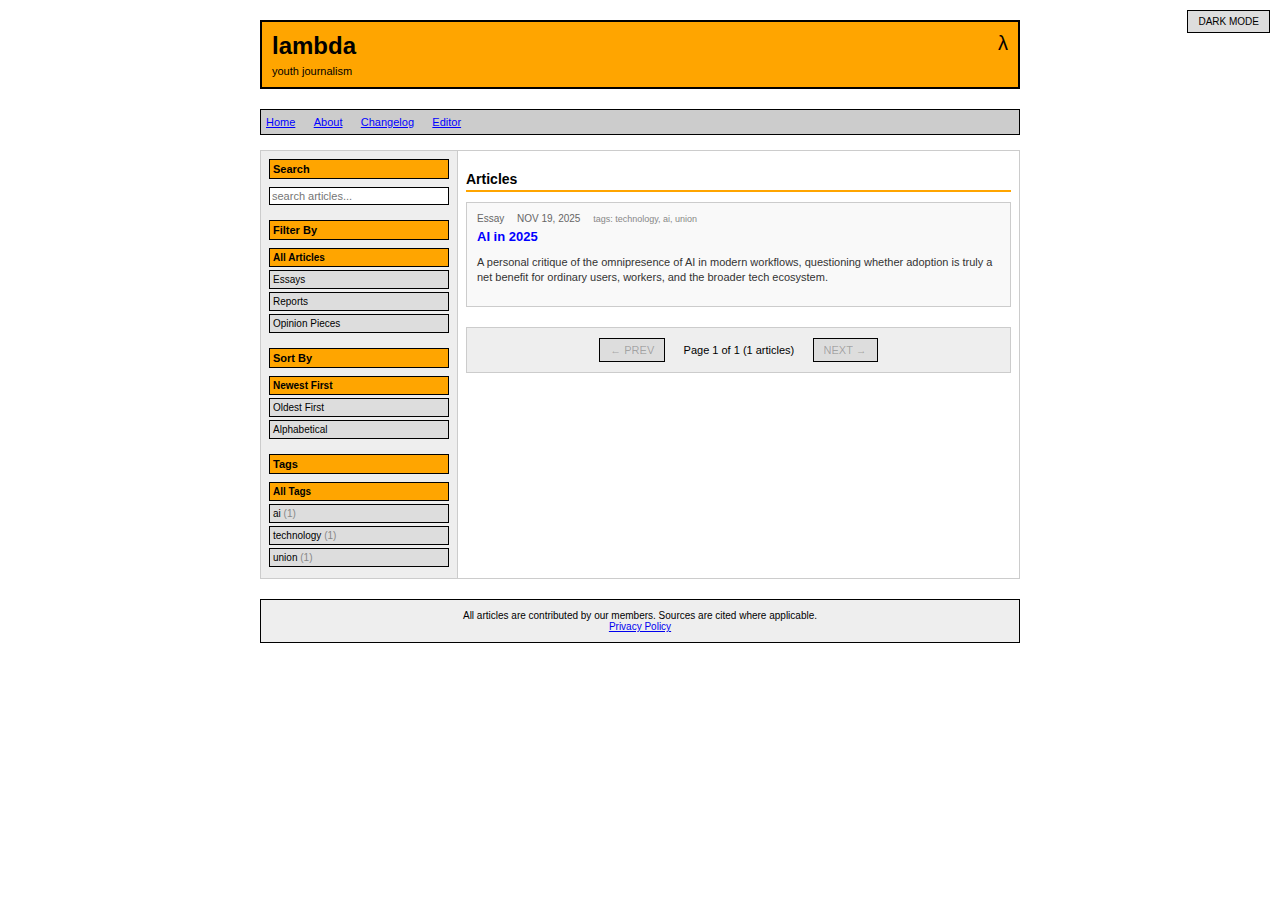
<file: index.html>
<!DOCTYPE html>
<html lang="en">
<head>
    <meta charset="UTF-8">
    <meta name="viewport" content="width=device-width, initial-scale=1.0">
    <title>lambda</title>
    <link rel="icon" type="image/svg+xml" href="favicon.svg">
    <link rel="shortcut icon" href="favicon.svg">
    <style>
        body {
            font-family: Verdana, Arial, sans-serif;
            background: #FFFFFF;
            color: #000000;
            margin: 0;
            padding: 20px;
            font-size: 12px;
        }

        .container {
            max-width: 760px;
            margin: 0 auto;
        }

        header {
            background: #FFA500;
            border: 2px solid #000000;
            padding: 10px;
            margin-bottom: 20px;
        }

        h1 {
            font-size: 24px;
            margin: 0 0 5px 0;
            color: #000000;
            font-weight: bold;
        }

        .tagline {
            font-size: 11px;
            margin: 0;
            color: #000000;
        }

        nav {
            background: #CCCCCC;
            border: 1px solid #000000;
            padding: 5px;
            margin-bottom: 15px;
        }

        nav a {
            color: #0000FF;
            text-decoration: underline;
            margin-right: 15px;
            font-size: 11px;
        }

        nav a:visited {
            color: #800080;
        }

        nav a:hover {
            color: #FF0000;
        }

        table {
            width: 100%;
            border-collapse: collapse;
            background: #FFFFFF;
            border: 1px solid #000000;
            margin-bottom: 15px;
        }

        table td {
            padding: 8px;
            border: 1px solid #CCCCCC;
            vertical-align: top;
        }

        .sidebar {
            width: 180px;
            background: #EEEEEE;
        }

        .sidebar h2 {
            font-size: 11px;
            background: #FFA500;
            padding: 3px;
            margin: 0 0 8px 0;
            border: 1px solid #000000;
            font-weight: bold;
        }

        .search-input {
            width: 100%;
            border: 1px solid #000000;
            padding: 2px;
            font-family: Verdana, Arial, sans-serif;
            font-size: 11px;
            box-sizing: border-box;
        }

        .filter-btn, .sort-btn-sidebar {
            display: block;
            width: 100%;
            background: #DDDDDD;
            border: 1px solid #000000;
            padding: 3px;
            margin-bottom: 3px;
            cursor: pointer;
            font-family: Verdana, Arial, sans-serif;
            font-size: 10px;
            text-align: left;
        }

        .filter-btn:hover, .sort-btn-sidebar:hover {
            background: #CCCCCC;
        }

        .filter-btn.active, .sort-btn-sidebar.active {
            background: #FFA500;
            font-weight: bold;
        }

        .section-title {
            font-size: 14px;
            font-weight: bold;
            margin-bottom: 10px;
            padding-bottom: 3px;
            border-bottom: 2px solid #FFA500;
        }

        .article-item {
            margin-bottom: 20px;
            padding: 10px;
            background: #F9F9F9;
            border: 1px solid #CCCCCC;
            cursor: pointer;
        }

        .article-item:hover {
            background: #FFFFCC;
        }

        .article-meta {
            font-size: 10px;
            color: #666666;
            margin-bottom: 5px;
        }

        .article-meta span {
            margin-right: 10px;
        }

        .article-author {
            font-style: italic;
        }

        .article-tags {
            font-size: 9px;
            color: #888;
        }

        .article-item h3 {
            font-size: 13px;
            margin: 5px 0;
            color: #0000FF;
            font-weight: bold;
        }

        .article-item:hover h3 {
            text-decoration: underline;
        }

        .article-excerpt {
            font-size: 11px;
            color: #333333;
            line-height: 1.4;
        }

        footer {
            margin-top: 20px;
            padding: 10px;
            background: #EEEEEE;
            border: 1px solid #000000;
            text-align: center;
            font-size: 10px;
        }

        .footer-note {
            margin: 0;
        }

        .lambda-badge {
            float: right;
            font-size: 20px;
            color: #000000;
        }
    </style>
    <link rel="stylesheet" href="darkmode.css">
    <link rel="stylesheet" href="newsletter.css">
</head>
<body>
    <button class="dark-mode-toggle" onclick="toggleDarkMode()">🌙 DARK MODE</button>
<body>
    <div class="container">
        <header>
            <span class="lambda-badge">λ</span>
            <h1>lambda</h1>
            <p class="tagline">youth journalism</p>
        </header>

        <nav>
            <a href="index.html">Home</a>
            <a href="about.html">About</a>
            <a href="changelog.html">Changelog</a>
            <a href="editor.html">Editor</a>
        </nav>

        <table>
            <tr>
                <td class="sidebar">
                    <h2>Search</h2>
                    <input type="text" class="search-input" id="search-input" placeholder="search articles...">
                    
                    <h2 style="margin-top: 15px;">Filter By</h2>
                    <button class="filter-btn active" data-filter="all">All Articles</button>
                    <button class="filter-btn" data-filter="essay">Essays</button>
                    <button class="filter-btn" data-filter="report">Reports</button>
                    <button class="filter-btn" data-filter="opinion">Opinion Pieces</button>
                    
                    <h2 style="margin-top: 15px;">Sort By</h2>
                    <button class="sort-btn-sidebar active" data-sort="newest">Newest First</button>
                    <button class="sort-btn-sidebar" data-sort="oldest">Oldest First</button>
                    <button class="sort-btn-sidebar" data-sort="alpha">Alphabetical</button>
                </td>
                <td>
                    <h2 class="section-title">Articles</h2>
                    <div class="articles-list" id="articles-container">
                        <!-- Articles will be loaded here by JavaScript -->
                    </div>
                </td>
            </tr>
        </table>

        <footer>
            <p class="footer-note">All articles are contributed by our members. Sources are cited where applicable.</p>
            <p class="footer-note"><a href="privacy.html">Privacy Policy</a></p>
        </footer>
    </div>

    <script src="app.js"></script>
    <script src="darkmode.js"></script>
</body>
</html>
</file>
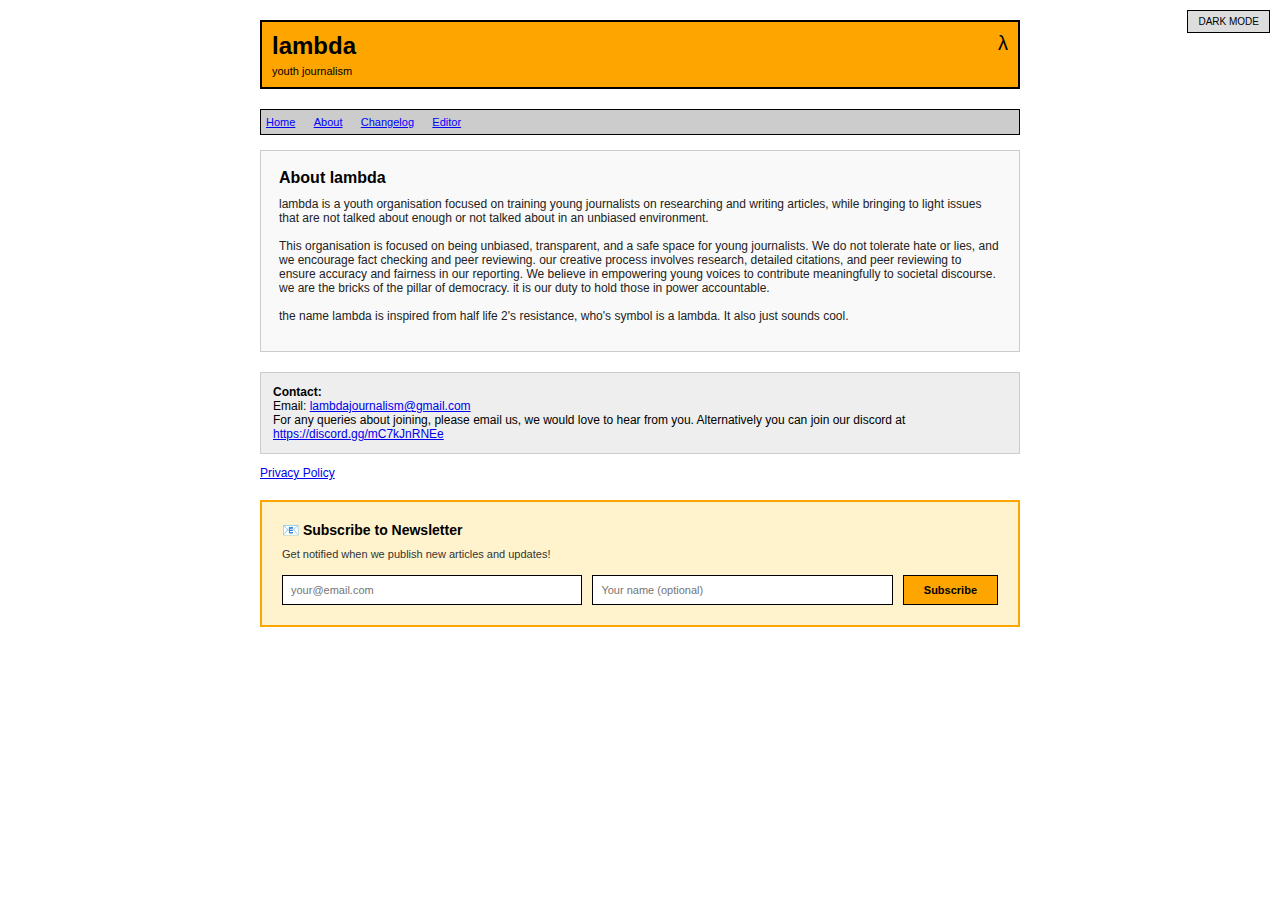
<file: about.html>
<!DOCTYPE html>
<html lang="en">
<head>
    <meta charset="UTF-8">
    <meta name="viewport" content="width=device-width, initial-scale=1.0">
    <title>About - lambda</title>
    <link rel="icon" type="image/svg+xml" href="favicon.svg">
    <link rel="shortcut icon" href="favicon.svg">
    <style>
        body {
            font-family: Verdana, Arial, sans-serif;
            background: #FFFFFF;
            color: #000000;
            margin: 0;
            padding: 20px;
            font-size: 12px;
        }
        .container {
            max-width: 760px;
            margin: 0 auto;
        }
        header {
            background: #FFA500;
            border: 2px solid #000000;
            padding: 10px;
            margin-bottom: 20px;
        }
        h1 {
            font-size: 24px;
            margin: 0 0 5px 0;
            color: #000000;
            font-weight: bold;
        }
        .tagline {
            font-size: 11px;
            margin: 0;
            color: #000000;
        }
        nav {
            background: #CCCCCC;
            border: 1px solid #000000;
            padding: 5px;
            margin-bottom: 15px;
        }
        nav a {
            color: #0000FF;
            text-decoration: underline;
            margin-right: 15px;
            font-size: 11px;
        }
        nav a:visited {
            color: #800080;
        }
        nav a:hover {
            color: #FF0000;
        }
        .about-box {
            background: #F9F9F9;
            border: 1px solid #CCCCCC;
            padding: 18px;
            margin-bottom: 20px;
        }
        .about-title {
            font-size: 16px;
            font-weight: bold;
            margin-bottom: 10px;
            color: #000000;
        }
        .about-text {
            font-size: 12px;
            color: #222222;
            margin-bottom: 10px;
        }
        .contact-box {
            background: #EEEEEE;
            border: 1px solid #CCCCCC;
            padding: 12px;
            font-size: 12px;
        }
        .lambda-badge {
            float: right;
            font-size: 20px;
            color: #000000;
        }
    </style>
    <link rel="stylesheet" href="darkmode.css">
    <link rel="stylesheet" href="newsletter.css">
    <script src="darkmode.js"></script>
</head>
<body>
    <button class="dark-mode-toggle" onclick="toggleDarkMode()">DARK MODE</button>
    <div class="container">
        <header>
            <span class="lambda-badge">λ</span>
            <h1>lambda</h1>
            <p class="tagline">youth journalism</p>
        </header>
        <nav>
            <a href="index.html">Home</a>
            <a href="about.html">About</a>
            <a href="changelog.html">Changelog</a>
            <a href="editor.html">Editor</a>
        </nav>
        <div class="about-box">
            <div class="about-title">About lambda</div>
            <div class="about-text">
                lambda is a youth organisation focused on training young journalists on researching and writing articles, while bringing to light issues that are not talked about enough or not talked about in an unbiased environment.<br><br>
                This organisation is focused on being unbiased, transparent, and a safe space for young journalists. We do not tolerate hate or lies, and we encourage fact checking and peer reviewing.

                our creative process involves research, detailed citations, and peer reviewing to ensure accuracy and fairness in our reporting. We believe in empowering young voices to contribute meaningfully to societal discourse.
                we are the bricks of the pillar of democracy. it is our duty to hold those in power accountable.<br><br>

                the name lambda is inspired from half life 2's resistance, who's symbol is a lambda. It also just sounds cool.
            </div>
        </div>
        <div class="contact-box">
            <strong>Contact:</strong> <br>
            Email: <a href="mailto:lambdajournalism@gmail.com">lambdajournalism@gmail.com</a> <br>
            For any queries about joining, please email us, we would love to hear from you. Alternatively you can join our discord at <a href="https://discord.gg/mC7kJnRNEe" target="_blank" rel="noopener noreferrer">https://discord.gg/mC7kJnRNEe</a>
        </div>
        <footer>
            <p class="footer-note"><a href="privacy.html">Privacy Policy</a></p>
        </footer>

        <!-- Newsletter Subscription Section -->
        <div style="background: #FFF3CD; border: 2px solid #FFA500; padding: 20px; margin: 20px auto; max-width: 760px;">
            <h2 style="font-size: 14px; margin: 0 0 10px 0; font-weight: bold;">📧 Subscribe to Newsletter</h2>
            <p style="font-size: 11px; margin: 0 0 15px 0; color: #333;">Get notified when we publish new articles and updates!</p>
            <form class="newsletter-form" style="display: flex; gap: 10px; flex-wrap: wrap; align-items: flex-start;">
                <input type="email" name="email" placeholder="your@email.com" required 
                       style="flex: 1; min-width: 200px; padding: 8px; border: 1px solid #000; font-size: 11px; font-family: Verdana, Arial, sans-serif;">
                <input type="text" name="name" placeholder="Your name (optional)" 
                       style="flex: 1; min-width: 150px; padding: 8px; border: 1px solid #000; font-size: 11px; font-family: Verdana, Arial, sans-serif;">
                <button type="submit" 
                        style="padding: 8px 20px; background: #FFA500; border: 1px solid #000; cursor: pointer; font-size: 11px; font-weight: bold; font-family: Verdana, Arial, sans-serif;">
                    Subscribe
                </button>
                <div class="newsletter-message" style="display: none; width: 100%; padding: 8px; margin-top: 5px; font-size: 11px; border: 1px solid #000;"></div>
            </form>
        </div>
    </div>
    <script src="newsletter.js"></script>
</body>
</html>
</file>
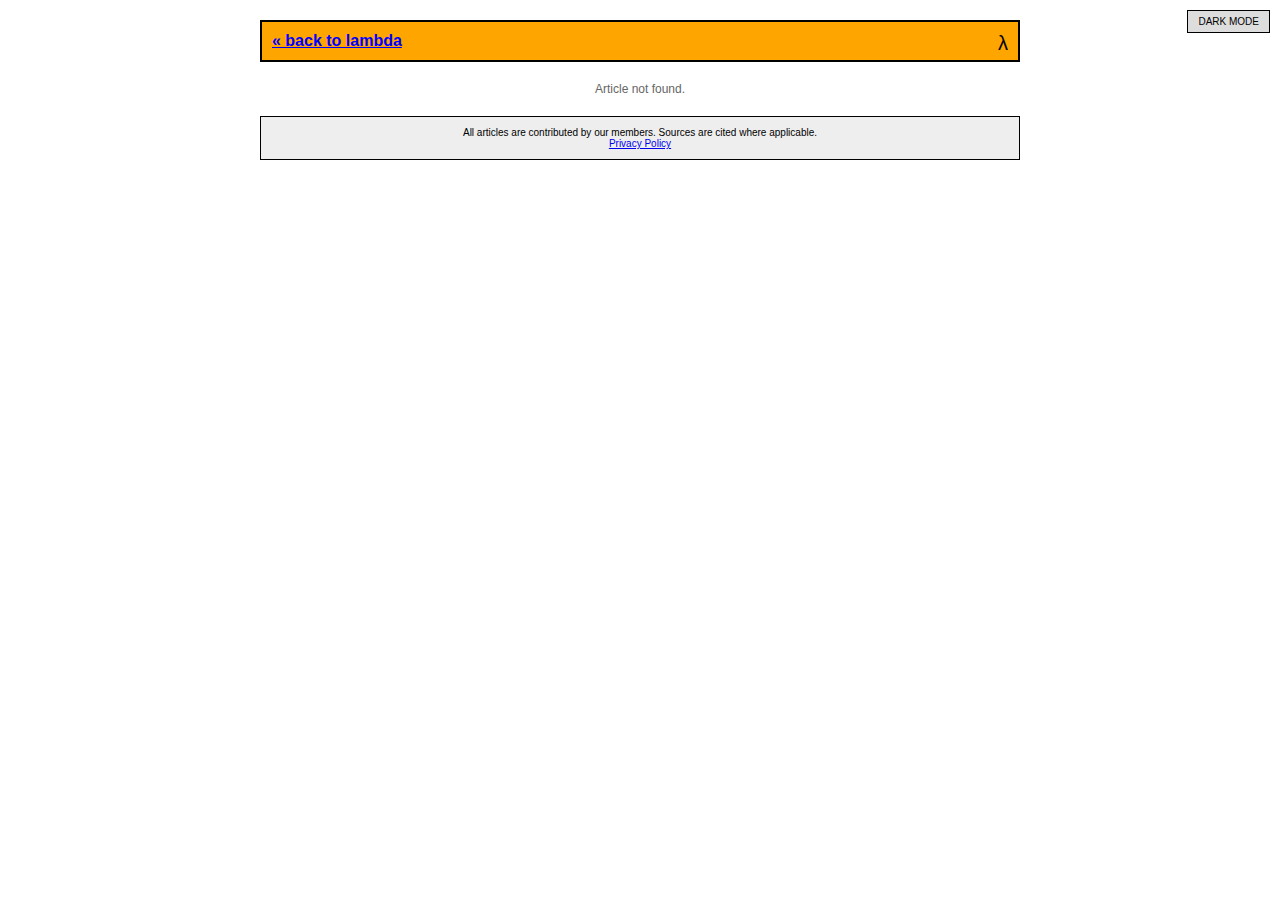
<file: article.html>
<!DOCTYPE html>
<html lang="en">
<head>
    <meta charset="UTF-8">
    <meta name="viewport" content="width=device-width, initial-scale=1.0">
    <title>Article - lambda</title>
    <link rel="icon" type="image/svg+xml" href="favicon.svg">
    <link rel="shortcut icon" href="favicon.svg">
    <style>
        body {
            font-family: Verdana, Arial, sans-serif;
            background: #FFFFFF;
            color: #000000;
            margin: 0;
            padding: 20px;
            font-size: 12px;
        }

        .container {
            max-width: 760px;
            margin: 0 auto;
        }

        header {
            background: #FFA500;
            border: 2px solid #000000;
            padding: 10px;
            margin-bottom: 20px;
        }

        .site-title {
            font-size: 16px;
            margin: 0;
            font-weight: bold;
        }

        .site-title a {
            color: #0000FF;
            text-decoration: underline;
        }

        .site-title a:visited {
            color: #800080;
        }

        .site-title a:hover {
            color: #FF0000;
        }

        .lambda-badge {
            float: right;
            font-size: 20px;
            color: #000000;
        }

        .article-header {
            background: #EEEEEE;
            border: 1px solid #000000;
            padding: 15px;
            margin-bottom: 20px;
        }

        .article-meta {
            font-size: 10px;
            color: #666666;
            margin-bottom: 10px;
        }

        .article-meta span {
            margin-right: 10px;
        }

        .article-author {
            font-style: italic;
        }

        .article-tags {
            font-size: 9px;
            color: #888;
        }

        .article-header h1 {
            font-size: 18px;
            margin: 10px 0 0 0;
            color: #000000;
            font-weight: bold;
        }

        .article-body {
            background: #FFFFFF;
            border: 1px solid #CCCCCC;
            padding: 15px;
            margin-bottom: 20px;
            line-height: 1.6;
        }

        .article-body h1 {
            font-size: 16px;
            margin: 20px 0 10px 0;
            color: #000000;
            font-weight: bold;
            border-bottom: 1px solid #FFA500;
            padding-bottom: 3px;
        }

        .article-body h1:first-child {
            margin-top: 0;
        }

        .article-body h2 {
            font-size: 14px;
            margin: 15px 0 10px 0;
            color: #000000;
            font-weight: bold;
        }

        .article-body h3 {
            font-size: 13px;
            margin: 10px 0 8px 0;
            color: #000000;
            font-weight: bold;
        }

        .article-body p {
            margin-bottom: 12px;
            color: #000000;
            text-align: justify;
        }

        .article-body strong {
            font-weight: bold;
        }

        .article-body em {
            font-style: italic;
        }

        .article-body a {
            color: #0000FF;
            text-decoration: underline;
        }

        .article-body a:visited {
            color: #800080;
        }

        .article-body a:hover {
            color: #FF0000;
        }

        .article-footer {
            text-align: center;
            margin: 20px 0;
        }

        .back-link {
            display: inline-block;
            background: #DDDDDD;
            border: 1px solid #000000;
            padding: 5px 15px;
            color: #0000FF;
            text-decoration: underline;
            font-size: 11px;
        }

        .back-link:visited {
            color: #800080;
        }

        .back-link:hover {
            background: #CCCCCC;
            color: #FF0000;
        }

        footer {
            margin-top: 20px;
            padding: 10px;
            background: #EEEEEE;
            border: 1px solid #000000;
            text-align: center;
            font-size: 10px;
        }

        .footer-note {
            margin: 0;
        }

        hr {
            border: 0;
            border-top: 1px solid #CCCCCC;
            margin: 15px 0;
        }
    </style>
    <link rel="stylesheet" href="darkmode.css">
    <link rel="stylesheet" href="newsletter.css">
</head>
<body>
    <button class="dark-mode-toggle" onclick="toggleDarkMode()">🌙 DARK MODE</button>
    <div class="container">
        <header>
            <span class="lambda-badge">λ</span>
            <div class="site-title">
                <a href="index.html">« back to lambda</a>
            </div>
        </header>

        <div id="article-content">
            <!-- Article will be loaded here by JavaScript -->
            <p style="text-align: center; color: #999999;">Loading article...</p>
        </div>

        <footer>
            <p class="footer-note">All articles are contributed by our members. Sources are cited where applicable.</p>
            <p class="footer-note"><a href="privacy.html">Privacy Policy</a></p>
        </footer>
    </div>

    <script src="app.js"></script>
    <script src="darkmode.js"></script>
</body>
</html>
</file>
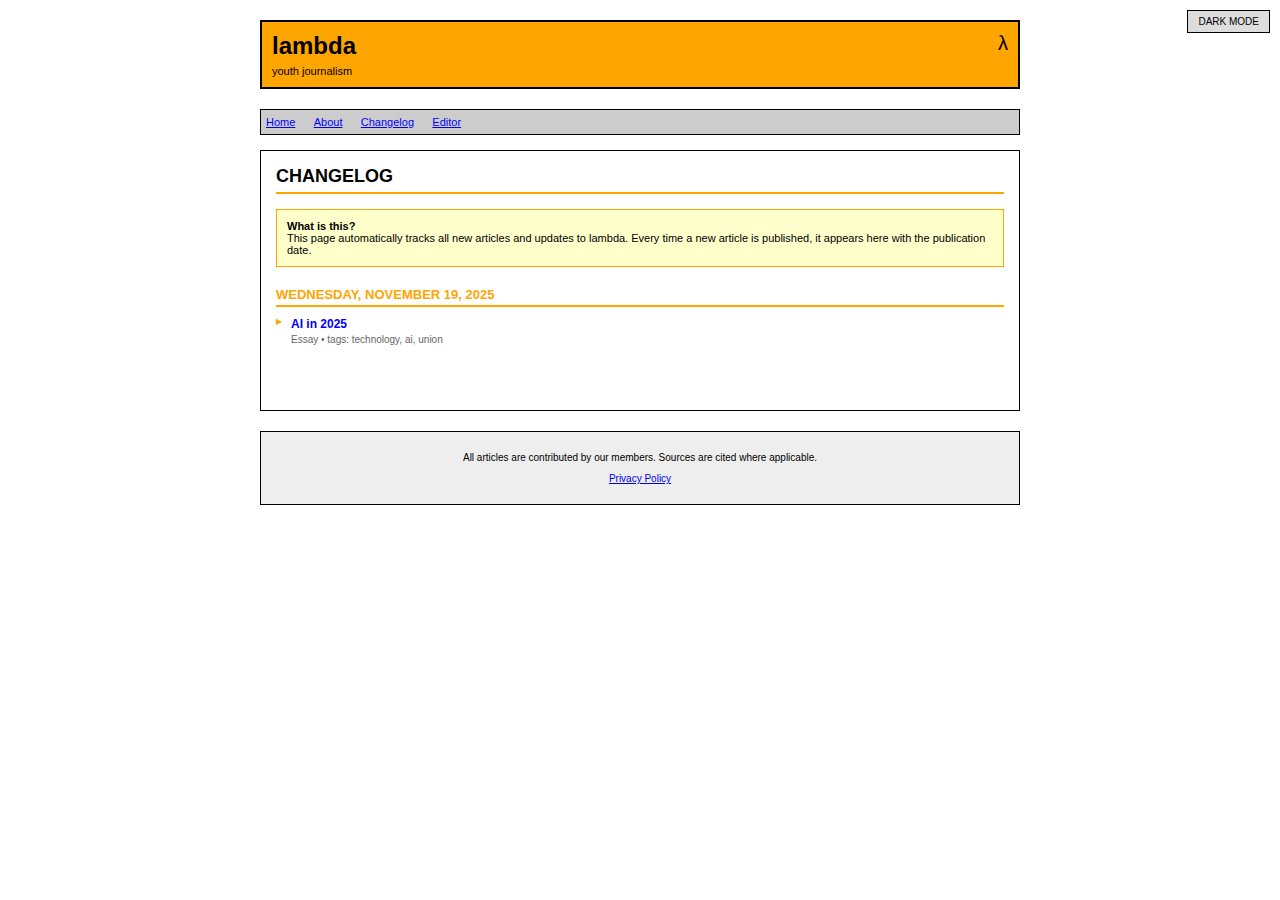
<file: changelog.html>
<!DOCTYPE html>
<html lang="en">
<head>
    <meta charset="UTF-8">
    <meta name="viewport" content="width=device-width, initial-scale=1.0">
    <title>Changelog - lambda</title>
    <link rel="icon" type="image/svg+xml" href="favicon.svg">
    <link rel="shortcut icon" href="favicon.svg">
    <style>
        body {
            font-family: Verdana, Arial, sans-serif;
            background: #FFFFFF;
            color: #000000;
            margin: 0;
            padding: 20px;
            font-size: 12px;
        }

        .container {
            max-width: 760px;
            margin: 0 auto;
        }

        header {
            background: #FFA500;
            border: 2px solid #000000;
            padding: 10px;
            margin-bottom: 20px;
        }

        h1 {
            font-size: 24px;
            margin: 0 0 5px 0;
            color: #000000;
            font-weight: bold;
        }

        .tagline {
            font-size: 11px;
            margin: 0;
            color: #000000;
        }

        nav {
            background: #CCCCCC;
            border: 1px solid #000000;
            padding: 5px;
            margin-bottom: 15px;
        }

        nav a {
            color: #0000FF;
            text-decoration: underline;
            margin-right: 15px;
            font-size: 11px;
        }

        nav a:visited {
            color: #800080;
        }

        nav a:hover {
            color: #FF0000;
        }

        .changelog-container {
            background: #FFFFFF;
            border: 1px solid #000000;
            padding: 15px;
            margin-bottom: 20px;
        }

        .changelog-intro {
            background: #FFFFCC;
            border: 1px solid #FFA500;
            padding: 10px;
            margin-bottom: 20px;
            font-size: 11px;
        }

        .changelog-entry {
            margin-bottom: 25px;
            padding-bottom: 15px;
            border-bottom: 1px solid #CCCCCC;
        }

        .changelog-entry:last-child {
            border-bottom: none;
        }

        .changelog-date {
            font-size: 13px;
            font-weight: bold;
            color: #FFA500;
            margin-bottom: 10px;
            border-bottom: 2px solid #FFA500;
            padding-bottom: 3px;
        }

        .changelog-item {
            margin-bottom: 10px;
            padding-left: 15px;
            position: relative;
        }

        .changelog-item:before {
            content: "▶";
            position: absolute;
            left: 0;
            color: #FFA500;
            font-size: 8px;
        }

        .changelog-item-title {
            font-weight: bold;
            color: #0000FF;
            cursor: pointer;
        }

        .changelog-item-title:hover {
            text-decoration: underline;
        }

        .changelog-item-meta {
            font-size: 10px;
            color: #666;
            margin-top: 3px;
        }

        footer {
            margin-top: 20px;
            padding: 10px;
            background: #EEEEEE;
            border: 1px solid #000000;
            text-align: center;
            font-size: 10px;
        }

        .lambda-badge {
            float: right;
            font-size: 20px;
            color: #000000;
        }
    </style>
    <link rel="stylesheet" href="darkmode.css">
</head>
<body>
    <button class="dark-mode-toggle" onclick="toggleDarkMode()">🌙 DARK MODE</button>
    <div class="container">
        <header>
            <span class="lambda-badge">λ</span>
            <h1>lambda</h1>
            <p class="tagline">youth journalism</p>
        </header>

        <nav>
            <a href="index.html">Home</a>
            <a href="about.html">About</a>
            <a href="changelog.html">Changelog</a>
            <a href="editor.html">Editor</a>
        </nav>

        <div class="changelog-container">
            <h2 style="font-size: 18px; margin: 0 0 15px 0; border-bottom: 2px solid #FFA500; padding-bottom: 5px;">CHANGELOG</h2>
            
            <div class="changelog-intro">
                <strong>What is this?</strong><br>
                This page automatically tracks all new articles and updates to lambda. Every time a new article is published, it appears here with the publication date.
            </div>

            <div id="changelog-entries">
                <!-- Changelog entries will be loaded here by JavaScript -->
            </div>
        </div>

        <footer>
            <p class="footer-note">All articles are contributed by our members. Sources are cited where applicable.</p>
            <p class="footer-note"><a href="privacy.html">Privacy Policy</a></p>
        </footer>
    </div>

    <script src="changelog.js"></script>
    <script src="darkmode.js"></script>
</body>
</html>
</file>
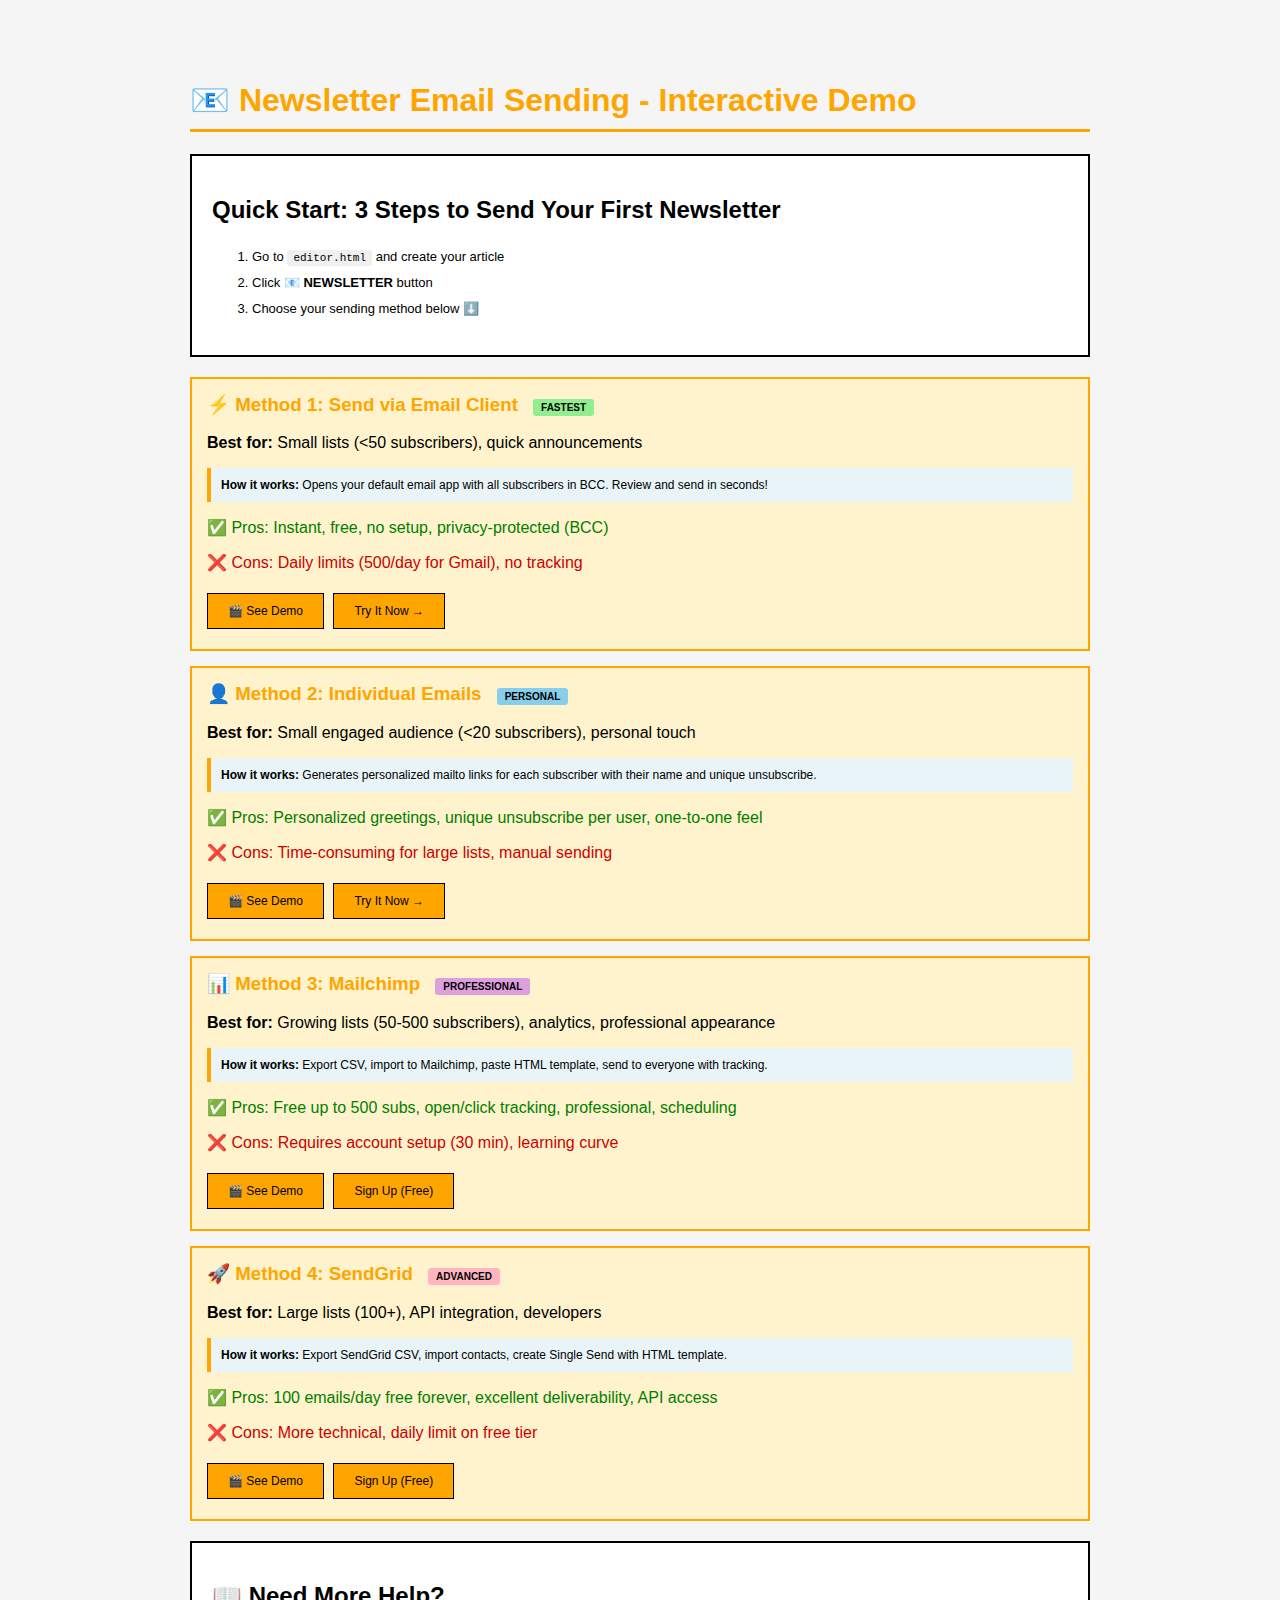
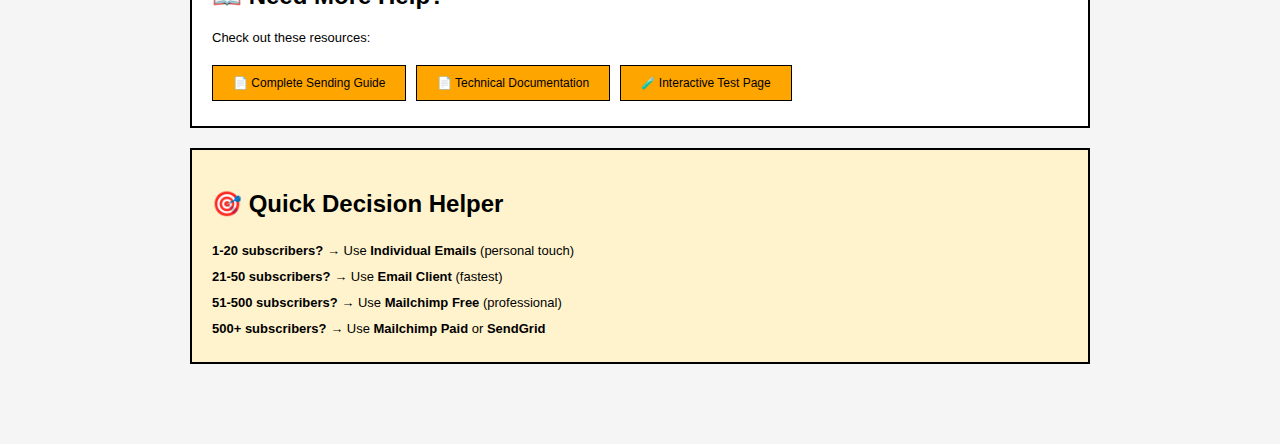
<file: email-demo.html>
<!DOCTYPE html>
<html lang="en">
<head>
    <meta charset="UTF-8">
    <meta name="viewport" content="width=device-width, initial-scale=1.0">
    <title>Newsletter Email Demo - lambda</title>
    <style>
        body {
            font-family: Verdana, Arial, sans-serif;
            max-width: 900px;
            margin: 40px auto;
            padding: 20px;
            background: #f5f5f5;
        }
        h1 {
            color: #FFA500;
            border-bottom: 3px solid #FFA500;
            padding-bottom: 10px;
        }
        .demo-section {
            background: white;
            border: 2px solid #000;
            padding: 20px;
            margin: 20px 0;
        }
        .method {
            background: #FFF3CD;
            border: 2px solid #FFA500;
            padding: 15px;
            margin: 15px 0;
        }
        .method h3 {
            margin-top: 0;
            color: #FFA500;
        }
        button {
            padding: 10px 20px;
            background: #FFA500;
            border: 1px solid #000;
            cursor: pointer;
            font-size: 12px;
            margin: 5px 5px 5px 0;
            font-family: Verdana, Arial, sans-serif;
        }
        button:hover {
            background: #FFB733;
        }
        .badge {
            display: inline-block;
            padding: 3px 8px;
            font-size: 10px;
            font-weight: bold;
            border-radius: 3px;
            margin-left: 10px;
        }
        .badge-fast { background: #90EE90; color: #000; }
        .badge-personal { background: #87CEEB; color: #000; }
        .badge-pro { background: #DDA0DD; color: #000; }
        .badge-advanced { background: #FFB6C1; color: #000; }
        .info-box {
            background: #E8F4F8;
            border-left: 4px solid #FFA500;
            padding: 10px;
            margin: 10px 0;
            font-size: 12px;
        }
        .pros { color: #008000; }
        .cons { color: #CC0000; }
        code {
            background: #f0f0f0;
            padding: 2px 6px;
            border-radius: 3px;
            font-family: monospace;
            font-size: 11px;
        }
    </style>
</head>
<body>
    <h1>📧 Newsletter Email Sending - Interactive Demo</h1>
    
    <div class="demo-section">
        <h2>Quick Start: 3 Steps to Send Your First Newsletter</h2>
        <ol style="font-size: 13px; line-height: 2;">
            <li>Go to <code>editor.html</code> and create your article</li>
            <li>Click <strong>📧 NEWSLETTER</strong> button</li>
            <li>Choose your sending method below ⬇️</li>
        </ol>
    </div>

    <div class="method">
        <h3>⚡ Method 1: Send via Email Client <span class="badge badge-fast">FASTEST</span></h3>
        <p><strong>Best for:</strong> Small lists (&lt;50 subscribers), quick announcements</p>
        
        <div class="info-box">
            <strong>How it works:</strong> Opens your default email app with all subscribers in BCC. Review and send in seconds!
        </div>
        
        <p class="pros">✅ Pros: Instant, free, no setup, privacy-protected (BCC)</p>
        <p class="cons">❌ Cons: Daily limits (500/day for Gmail), no tracking</p>
        
        <button onclick="demoEmailClient()">🎬 See Demo</button>
        <button onclick="window.open('editor.html')">Try It Now →</button>
    </div>

    <div class="method">
        <h3>👤 Method 2: Individual Emails <span class="badge badge-personal">PERSONAL</span></h3>
        <p><strong>Best for:</strong> Small engaged audience (&lt;20 subscribers), personal touch</p>
        
        <div class="info-box">
            <strong>How it works:</strong> Generates personalized mailto links for each subscriber with their name and unique unsubscribe.
        </div>
        
        <p class="pros">✅ Pros: Personalized greetings, unique unsubscribe per user, one-to-one feel</p>
        <p class="cons">❌ Cons: Time-consuming for large lists, manual sending</p>
        
        <button onclick="demoIndividual()">🎬 See Demo</button>
        <button onclick="window.open('editor.html')">Try It Now →</button>
    </div>

    <div class="method">
        <h3>📊 Method 3: Mailchimp <span class="badge badge-pro">PROFESSIONAL</span></h3>
        <p><strong>Best for:</strong> Growing lists (50-500 subscribers), analytics, professional appearance</p>
        
        <div class="info-box">
            <strong>How it works:</strong> Export CSV, import to Mailchimp, paste HTML template, send to everyone with tracking.
        </div>
        
        <p class="pros">✅ Pros: Free up to 500 subs, open/click tracking, professional, scheduling</p>
        <p class="cons">❌ Cons: Requires account setup (30 min), learning curve</p>
        
        <button onclick="demoMailchimp()">🎬 See Demo</button>
        <button onclick="window.open('https://mailchimp.com')">Sign Up (Free)</button>
    </div>

    <div class="method">
        <h3>🚀 Method 4: SendGrid <span class="badge badge-advanced">ADVANCED</span></h3>
        <p><strong>Best for:</strong> Large lists (100+), API integration, developers</p>
        
        <div class="info-box">
            <strong>How it works:</strong> Export SendGrid CSV, import contacts, create Single Send with HTML template.
        </div>
        
        <p class="pros">✅ Pros: 100 emails/day free forever, excellent deliverability, API access</p>
        <p class="cons">❌ Cons: More technical, daily limit on free tier</p>
        
        <button onclick="demoSendGrid()">🎬 See Demo</button>
        <button onclick="window.open('https://sendgrid.com')">Sign Up (Free)</button>
    </div>

    <div class="demo-section">
        <h2>📖 Need More Help?</h2>
        <p style="font-size: 13px; margin-bottom: 15px;">Check out these resources:</p>
        <button onclick="window.open('EMAIL_SENDING_GUIDE.md')">📄 Complete Sending Guide</button>
        <button onclick="window.open('NEWSLETTER_GUIDE.md')">📄 Technical Documentation</button>
        <button onclick="window.open('newsletter-test.html')">🧪 Interactive Test Page</button>
    </div>

    <div class="demo-section" style="background: #FFF3CD;">
        <h2>🎯 Quick Decision Helper</h2>
        <div style="font-size: 13px; line-height: 2;">
            <strong>1-20 subscribers?</strong> → Use <strong>Individual Emails</strong> (personal touch)<br>
            <strong>21-50 subscribers?</strong> → Use <strong>Email Client</strong> (fastest)<br>
            <strong>51-500 subscribers?</strong> → Use <strong>Mailchimp Free</strong> (professional)<br>
            <strong>500+ subscribers?</strong> → Use <strong>Mailchimp Paid</strong> or <strong>SendGrid</strong>
        </div>
    </div>

    <script>
        function demoEmailClient() {
            alert('📧 Email Client Demo\n\n' +
                '1. Click "Send via Email Client" in editor\n' +
                '2. Your email app opens automatically\n' +
                '3. All subscribers in BCC (privacy-protected)\n' +
                '4. Subject and body pre-filled\n' +
                '5. Review and click Send - Done!\n\n' +
                '⚡ Time: 30 seconds\n' +
                '💰 Cost: FREE\n' +
                '📊 Tracking: None');
        }

        function demoIndividual() {
            alert('👤 Individual Emails Demo\n\n' +
                '1. Click "Generate Individual Emails"\n' +
                '2. See list of personalized email links\n' +
                '3. Each link has:\n' +
                '   - Personalized greeting (uses name)\n' +
                '   - Unique unsubscribe link\n' +
                '   - Pre-filled content\n' +
                '4. Click each link to compose\n' +
                '5. Send individually\n\n' +
                '⚡ Time: 1-2 min per email\n' +
                '💰 Cost: FREE\n' +
                '📊 Tracking: None');
        }

        function demoMailchimp() {
            alert('📊 Mailchimp Demo\n\n' +
                '1. Export subscribers as CSV\n' +
                '2. Import to Mailchimp audience\n' +
                '3. Create Regular Campaign\n' +
                '4. Paste HTML template\n' +
                '5. Preview and send!\n\n' +
                '⚡ Setup: 30 min (one-time)\n' +
                '⚡ Sending: 5 min per campaign\n' +
                '💰 Cost: FREE (up to 500 subs)\n' +
                '📊 Tracking: Full analytics');
        }

        function demoSendGrid() {
            alert('🚀 SendGrid Demo\n\n' +
                '1. Download SendGrid CSV\n' +
                '2. Import to SendGrid contacts\n' +
                '3. Create Single Send\n' +
                '4. Paste HTML template\n' +
                '5. Send to all!\n\n' +
                '⚡ Setup: 30 min (one-time)\n' +
                '⚡ Sending: 5 min per campaign\n' +
                '💰 Cost: FREE (100/day)\n' +
                '📊 Tracking: Real-time analytics');
        }
    </script>
</body>
</html>
</file>
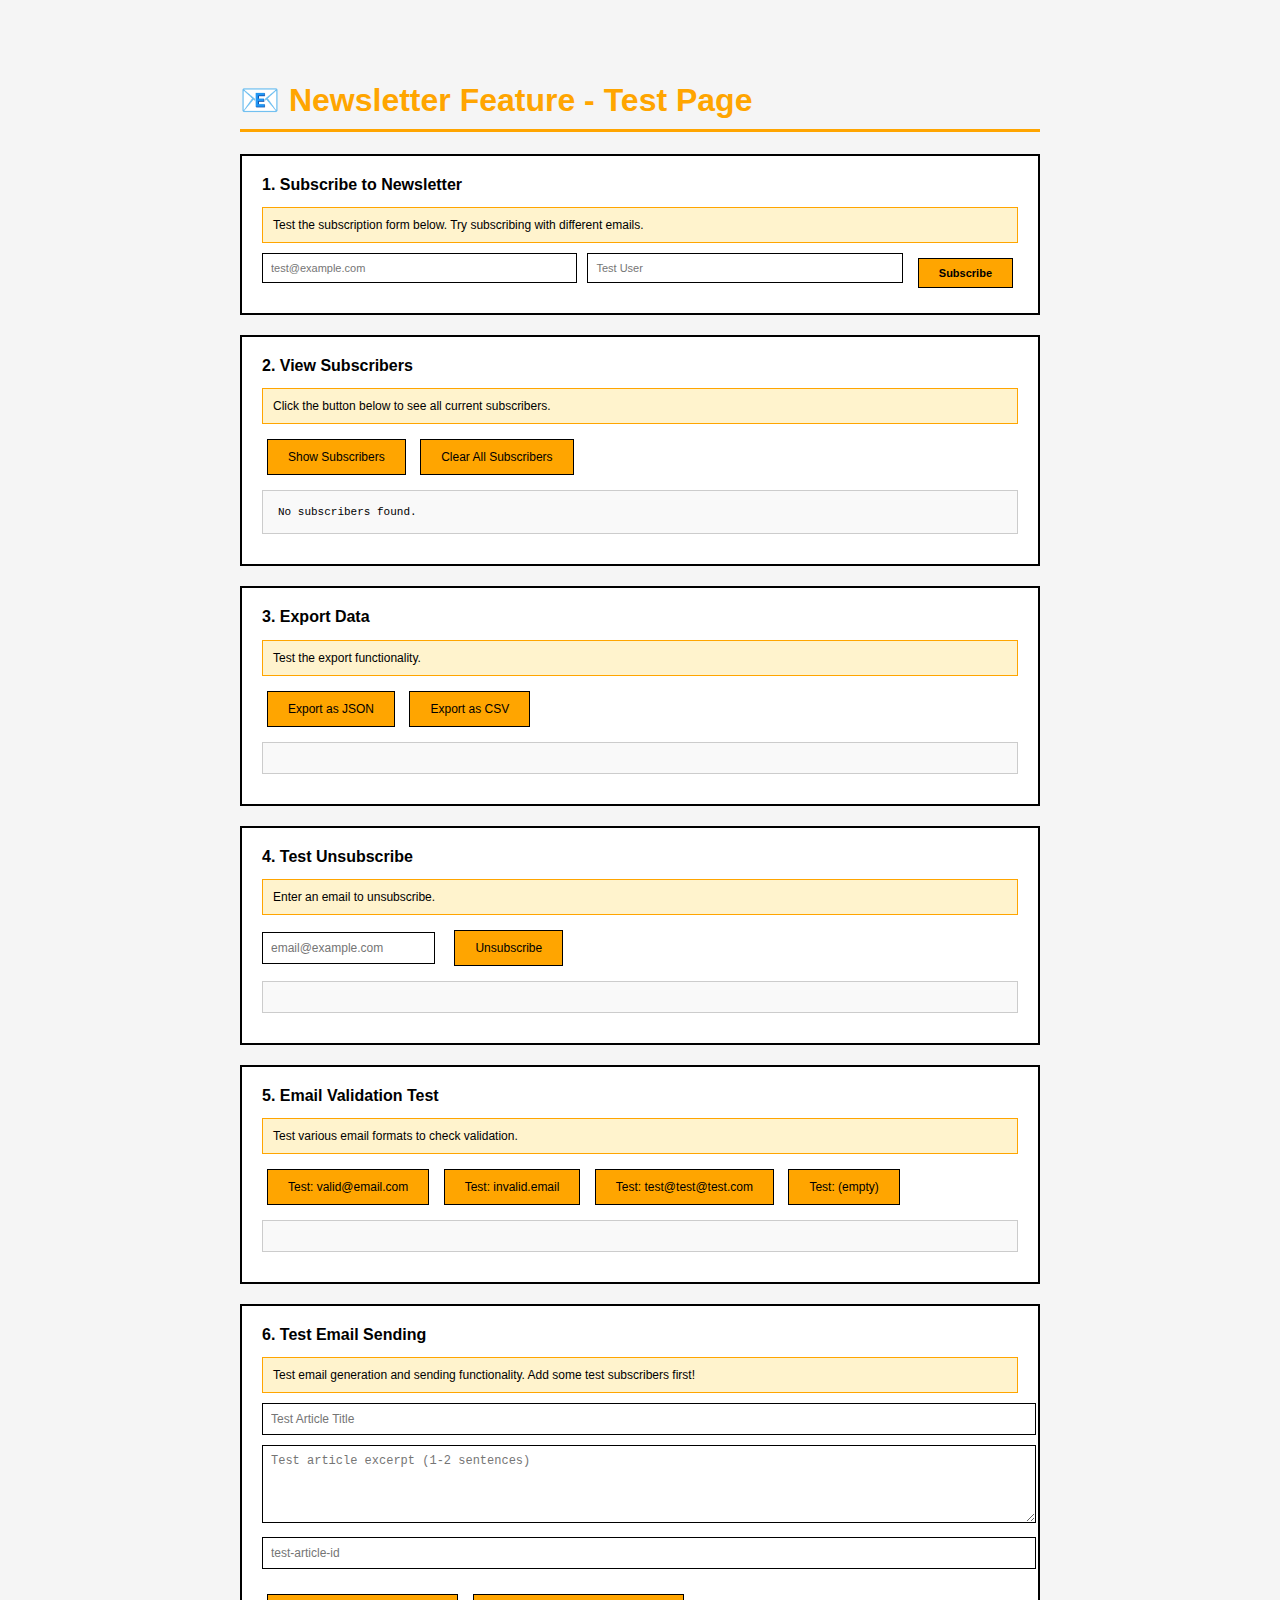
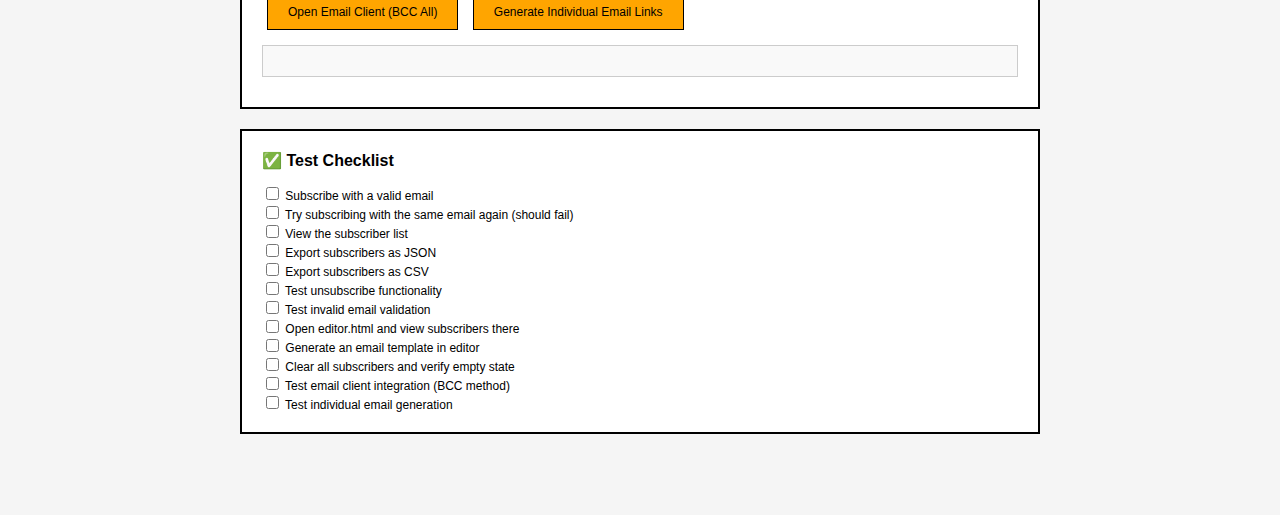
<file: newsletter-test.html>
<!DOCTYPE html>
<html lang="en">
<head>
    <meta charset="UTF-8">
    <meta name="viewport" content="width=device-width, initial-scale=1.0">
    <title>Newsletter Test Page - lambda</title>
    <link rel="stylesheet" href="newsletter.css">
    <style>
        body {
            font-family: Verdana, Arial, sans-serif;
            max-width: 800px;
            margin: 40px auto;
            padding: 20px;
            background: #f5f5f5;
        }
        .test-section {
            background: white;
            border: 2px solid #000;
            padding: 20px;
            margin-bottom: 20px;
        }
        h1 {
            color: #FFA500;
            border-bottom: 3px solid #FFA500;
            padding-bottom: 10px;
        }
        h2 {
            font-size: 16px;
            margin-top: 0;
        }
        .info {
            background: #FFF3CD;
            border: 1px solid #FFA500;
            padding: 10px;
            margin: 10px 0;
            font-size: 12px;
        }
        button {
            padding: 10px 20px;
            background: #FFA500;
            border: 1px solid #000;
            cursor: pointer;
            font-size: 12px;
            margin: 5px;
        }
        button:hover {
            background: #FFB733;
        }
        .results {
            background: #f9f9f9;
            border: 1px solid #ccc;
            padding: 15px;
            margin: 10px 0;
            font-family: monospace;
            font-size: 11px;
            max-height: 200px;
            overflow-y: auto;
        }
    </style>
</head>
<body>
    <h1>📧 Newsletter Feature - Test Page</h1>
    
    <div class="test-section">
        <h2>1. Subscribe to Newsletter</h2>
        <div class="info">Test the subscription form below. Try subscribing with different emails.</div>
        <form class="newsletter-form">
            <input type="email" name="email" placeholder="test@example.com" required>
            <input type="text" name="name" placeholder="Test User">
            <button type="submit">Subscribe</button>
            <div class="newsletter-message"></div>
        </form>
    </div>

    <div class="test-section">
        <h2>2. View Subscribers</h2>
        <div class="info">Click the button below to see all current subscribers.</div>
        <button onclick="showSubscribers()">Show Subscribers</button>
        <button onclick="clearSubscribers()">Clear All Subscribers</button>
        <div class="results" id="subscriber-results"></div>
    </div>

    <div class="test-section">
        <h2>3. Export Data</h2>
        <div class="info">Test the export functionality.</div>
        <button onclick="exportJSON()">Export as JSON</button>
        <button onclick="exportCSV()">Export as CSV</button>
        <div class="results" id="export-results"></div>
    </div>

    <div class="test-section">
        <h2>4. Test Unsubscribe</h2>
        <div class="info">Enter an email to unsubscribe.</div>
        <input type="email" id="unsubscribe-email" placeholder="email@example.com" style="padding: 8px; border: 1px solid #000; font-size: 12px; margin-right: 10px;">
        <button onclick="testUnsubscribe()">Unsubscribe</button>
        <div class="results" id="unsubscribe-results"></div>
    </div>

    <div class="test-section">
        <h2>5. Email Validation Test</h2>
        <div class="info">Test various email formats to check validation.</div>
        <div style="margin: 10px 0;">
            <button onclick="testEmail('valid@email.com')">Test: valid@email.com</button>
            <button onclick="testEmail('invalid.email')">Test: invalid.email</button>
            <button onclick="testEmail('test@test@test.com')">Test: test@test@test.com</button>
            <button onclick="testEmail('')">Test: (empty)</button>
        </div>
        <div class="results" id="validation-results"></div>
    </div>

    <div class="test-section">
        <h2>6. Test Email Sending</h2>
        <div class="info">Test email generation and sending functionality. Add some test subscribers first!</div>
        <div style="margin: 10px 0;">
            <input type="text" id="test-article-title" placeholder="Test Article Title" style="width: 100%; padding: 8px; margin-bottom: 10px; border: 1px solid #000; font-size: 12px;">
            <textarea id="test-article-excerpt" placeholder="Test article excerpt (1-2 sentences)" style="width: 100%; padding: 8px; margin-bottom: 10px; border: 1px solid #000; font-size: 12px; min-height: 60px;"></textarea>
            <input type="text" id="test-article-id" placeholder="test-article-id" style="width: 100%; padding: 8px; margin-bottom: 10px; border: 1px solid #000; font-size: 12px;">
        </div>
        <div style="margin: 10px 0;">
            <button onclick="testEmailClient()">Open Email Client (BCC All)</button>
            <button onclick="testIndividualEmails()">Generate Individual Email Links</button>
        </div>
        <div class="results" id="email-test-results"></div>
    </div>

    <div class="test-section">
        <h2>✅ Test Checklist</h2>
        <div style="font-size: 12px;">
            <input type="checkbox" id="check1"> Subscribe with a valid email<br>
            <input type="checkbox" id="check2"> Try subscribing with the same email again (should fail)<br>
            <input type="checkbox" id="check3"> View the subscriber list<br>
            <input type="checkbox" id="check4"> Export subscribers as JSON<br>
            <input type="checkbox" id="check5"> Export subscribers as CSV<br>
            <input type="checkbox" id="check6"> Test unsubscribe functionality<br>
            <input type="checkbox" id="check7"> Test invalid email validation<br>
            <input type="checkbox" id="check8"> Open editor.html and view subscribers there<br>
            <input type="checkbox" id="check9"> Generate an email template in editor<br>
            <input type="checkbox" id="check10"> Clear all subscribers and verify empty state<br>
            <input type="checkbox" id="check11"> Test email client integration (BCC method)<br>
            <input type="checkbox" id="check12"> Test individual email generation<br>
        </div>
    </div>

    <script src="newsletter.js"></script>
    <script>
        function showSubscribers() {
            const subscribers = newsletterManager.getSubscribers();
            const resultsDiv = document.getElementById('subscriber-results');
            
            if (subscribers.length === 0) {
                resultsDiv.textContent = 'No subscribers found.';
            } else {
                resultsDiv.textContent = JSON.stringify(subscribers, null, 2);
            }
        }

        function clearSubscribers() {
            if (confirm('Are you sure you want to clear ALL subscribers? This cannot be undone.')) {
                localStorage.removeItem('lambda_newsletter_subscribers');
                newsletterManager.subscribers = [];
                document.getElementById('subscriber-results').textContent = 'All subscribers cleared.';
                alert('All subscribers have been removed.');
            }
        }

        function exportJSON() {
            const json = newsletterManager.exportSubscribers();
            document.getElementById('export-results').textContent = json;
        }

        function exportCSV() {
            const csv = newsletterManager.exportCSV();
            document.getElementById('export-results').textContent = csv;
        }

        function testUnsubscribe() {
            const email = document.getElementById('unsubscribe-email').value;
            const result = newsletterManager.unsubscribe(email);
            document.getElementById('unsubscribe-results').textContent = JSON.stringify(result, null, 2);
        }

        function testEmail(email) {
            const isValid = newsletterManager.validateEmail(email);
            const resultsDiv = document.getElementById('validation-results');
            resultsDiv.textContent = `Email: "${email}"\nValid: ${isValid}`;
        }

        function testEmailClient() {
            const subscribers = newsletterManager.getSubscribers();
            if (subscribers.length === 0) {
                document.getElementById('email-test-results').textContent = 'Error: No subscribers found. Add some subscribers first!';
                return;
            }

            const title = document.getElementById('test-article-title').value || 'Test Article';
            const excerpt = document.getElementById('test-article-excerpt').value || 'This is a test article excerpt.';
            const articleId = document.getElementById('test-article-id').value || 'test-article';
            const articleUrl = `https://iristhepianist.github.io/iris-articles/article.html?id=${articleId}`;

            const subject = `New Article: ${title} - lambda`;
            const body = `Hi there!

We've just published a new article on lambda:

${title}

${excerpt}

Read the full article here: ${articleUrl}

---
To unsubscribe, visit: https://iristhepianist.github.io/iris-articles/index.html?unsubscribe=YOUR_ID

lambda - youth journalism`;

            const emailList = subscribers.map(sub => sub.email).join(',');
            const mailtoLink = `mailto:?bcc=${encodeURIComponent(emailList)}&subject=${encodeURIComponent(subject)}&body=${encodeURIComponent(body)}`;

            document.getElementById('email-test-results').innerHTML = `
                <strong>Opening email client with ${subscribers.length} subscribers in BCC...</strong><br><br>
                <small>If your email client doesn't open automatically, use this link:</small><br>
                <a href="${mailtoLink}" style="word-break: break-all; font-size: 10px;">Click here to open email</a>
            `;

            // Open email client
            window.location.href = mailtoLink;
        }

        function testIndividualEmails() {
            const subscribers = newsletterManager.getSubscribers();
            if (subscribers.length === 0) {
                document.getElementById('email-test-results').textContent = 'Error: No subscribers found. Add some subscribers first!';
                return;
            }

            const title = document.getElementById('test-article-title').value || 'Test Article';
            const excerpt = document.getElementById('test-article-excerpt').value || 'This is a test article excerpt.';
            const articleId = document.getElementById('test-article-id').value || 'test-article';
            const articleUrl = `https://iristhepianist.github.io/iris-articles/article.html?id=${articleId}`;

            let emailsList = `<strong>Individual Email Links (${subscribers.length} subscribers):</strong><br><br>`;
            
            subscribers.forEach((sub, index) => {
                const unsubscribeUrl = `https://iristhepianist.github.io/iris-articles/index.html?unsubscribe=${sub.id}`;
                const greeting = sub.name ? `Hi ${sub.name}` : 'Hi there';
                
                const subject = `New Article: ${title} - lambda`;
                const body = `${greeting}!

We've just published a new article on lambda:

${title}

${excerpt}

Read the full article here: ${articleUrl}

---
To unsubscribe, click here: ${unsubscribeUrl}

lambda - youth journalism`;

                const mailtoLink = `mailto:${sub.email}?subject=${encodeURIComponent(subject)}&body=${encodeURIComponent(body)}`;
                
                emailsList += `${index + 1}. <a href="${mailtoLink}" style="color: #0000FF;">${sub.email}</a> ${sub.name ? `(${sub.name})` : ''}<br>`;
            });

            document.getElementById('email-test-results').innerHTML = emailsList;
        }

        // Display initial state
        window.addEventListener('load', () => {
            showSubscribers();
        });
    </script>
</body>
</html>
</file>
<file: darkmode.css>
.dark-mode-toggle {
    position: fixed;
    top: 10px;
    right: 10px;
    background: #DDDDDD;
    border: 1px solid #000000;
    padding: 5px 10px;
    cursor: pointer;
    font-size: 10px;
    z-index: 1000;
}

.dark-mode-toggle:hover {
    background: #CCCCCC;
}

/* Dark mode styles */
body.dark-mode {
    background: #1a1a1a;
    color: #e0e0e0;
}

body.dark-mode header {
    background: #cc7700;
    border-color: #555;
}

body.dark-mode nav {
    background: #333;
    border-color: #555;
}

body.dark-mode nav a {
    color: #66b3ff;
}

body.dark-mode nav a:visited {
    color: #b399cc;
}

body.dark-mode nav a:hover {
    color: #ff6666;
}

body.dark-mode table {
    background: #1a1a1a;
    border-color: #555;
}

body.dark-mode table td {
    border-color: #444;
}

body.dark-mode .sidebar {
    background: #2a2a2a;
}

body.dark-mode .sidebar h2 {
    background: #cc7700;
    border-color: #555;
}

body.dark-mode .search-input {
    background: #333;
    color: #e0e0e0;
    border-color: #555;
}

body.dark-mode .filter-btn, 
body.dark-mode .sort-btn-sidebar {
    background: #333;
    border-color: #555;
    color: #e0e0e0;
}

body.dark-mode .filter-btn:hover, 
body.dark-mode .sort-btn-sidebar:hover {
    background: #444;
}

body.dark-mode .filter-btn.active, 
body.dark-mode .sort-btn-sidebar.active {
    background: #cc7700;
    color: #000;
}

body.dark-mode .article-item {
    background: #2a2a2a;
    border-color: #444;
}

body.dark-mode .article-item:hover {
    background: #3a3a3a;
}

body.dark-mode .article-item h3 {
    color: #66b3ff;
}

body.dark-mode .article-meta {
    color: #999;
}

body.dark-mode .article-excerpt {
    color: #ccc;
}

body.dark-mode footer {
    background: #2a2a2a;
    border-color: #555;
}

body.dark-mode .dark-mode-toggle {
    background: #333;
    border-color: #555;
    color: #e0e0e0;
}

body.dark-mode .dark-mode-toggle:hover {
    background: #444;
}

/* Dark mode for about page */
body.dark-mode .about-box {
    background: #2a2a2a;
    border-color: #444;
}

body.dark-mode .about-text {
    color: #ccc;
}

body.dark-mode .contact-box {
    background: #2a2a2a;
    border-color: #444;
}

/* Dark mode for article page */
body.dark-mode .article-header {
    background: #2a2a2a;
    border-color: #555;
}

body.dark-mode .article-body {
    background: #1a1a1a;
    border-color: #444;
}

body.dark-mode .article-body h1,
body.dark-mode .article-body h2,
body.dark-mode .article-body h3 {
    color: #e0e0e0;
    border-color: #cc7700;
}

body.dark-mode .article-body p {
    color: #ccc;
}

body.dark-mode .article-body a {
    color: #66b3ff;
}

body.dark-mode .article-footer {
    background: #2a2a2a;
    border-color: #555;
}

body.dark-mode .back-link {
    color: #66b3ff;
}

body.dark-mode .back-link:hover {
    color: #ff6666;
}

/* Dark mode for changelog page */
body.dark-mode .changelog-container {
    background: #1a1a1a;
    border-color: #555;
}

body.dark-mode .changelog-intro {
    background: #3a3a00;
    border-color: #cc7700;
}

body.dark-mode .changelog-entry {
    border-color: #444;
}

body.dark-mode .changelog-date {
    color: #cc7700;
}

body.dark-mode .changelog-item-title {
    color: #66b3ff;
}

body.dark-mode .changelog-item-meta {
    color: #999;
}

/* Pagination dark mode */
body.dark-mode .pagination {
    background: #2a2a2a !important;
    border-color: #555 !important;
}

body.dark-mode .pagination button {
    background: #333;
    border-color: #555;
    color: #e0e0e0;
}

body.dark-mode .pagination button:disabled {
    background: #222;
    color: #888;
}

body.dark-mode .pagination button:hover:not(:disabled) {
    background: #444;
}
</file>
<file: newsletter.css>
/* Newsletter Form Styles */
.newsletter-form {
    display: flex;
    gap: 10px;
    flex-wrap: wrap;
    align-items: flex-start;
}

.newsletter-form input[type="email"],
.newsletter-form input[type="text"] {
    flex: 1;
    min-width: 200px;
    padding: 8px;
    border: 1px solid #000;
    font-size: 11px;
    font-family: Verdana, Arial, sans-serif;
    background: #FFF;
}

.newsletter-form button[type="submit"] {
    padding: 8px 20px;
    background: #FFA500;
    border: 1px solid #000;
    cursor: pointer;
    font-size: 11px;
    font-weight: bold;
    font-family: Verdana, Arial, sans-serif;
    color: #000;
}

.newsletter-form button[type="submit"]:hover {
    background: #FFB733;
}

.newsletter-form button[type="submit"]:disabled {
    background: #CCC;
    cursor: not-allowed;
    opacity: 0.6;
}

.newsletter-message {
    display: none;
    width: 100%;
    padding: 8px;
    margin-top: 5px;
    font-size: 11px;
    border: 1px solid #000;
    font-family: Verdana, Arial, sans-serif;
}

.newsletter-message.success {
    background: #CCFFCC;
    border-color: #00CC00;
    color: #006600;
}

.newsletter-message.error {
    background: #FFCCCC;
    border-color: #CC0000;
    color: #660000;
}

.newsletter-container {
    background: #FFF3CD;
    border: 2px solid #FFA500;
    padding: 20px;
    margin: 20px auto;
    max-width: 760px;
}

.newsletter-container h2 {
    font-size: 14px;
    margin: 0 0 10px 0;
    font-weight: bold;
}

.newsletter-container p {
    font-size: 11px;
    margin: 0 0 15px 0;
    color: #333;
}

/* Newsletter Panel in Editor */
#newsletter-panel {
    background: #FFF3CD;
    border: 2px solid #FFA500;
    padding: 20px;
    margin-bottom: 20px;
}

#newsletter-panel h2 {
    font-size: 16px;
    margin-bottom: 15px;
    color: #000;
}

#newsletter-panel h3 {
    font-size: 13px;
    margin-bottom: 10px;
    color: #000;
}

#subscriber-list {
    max-height: 200px;
    overflow-y: auto;
    background: #FFF;
    border: 1px solid #000;
    padding: 10px;
    margin-bottom: 10px;
}

#subscriber-list p {
    color: #666;
    font-size: 11px;
    margin: 0;
}

.subscriber-item {
    padding: 8px;
    border-bottom: 1px solid #EEE;
    font-size: 11px;
}

.subscriber-item strong {
    color: #000;
}

.subscriber-item span {
    color: #666;
}

#email-template-output {
    margin-top: 15px;
}

#email-html-preview {
    background: #FFF;
    border: 1px solid #000;
    padding: 15px;
    margin-bottom: 10px;
    max-height: 400px;
    overflow-y: auto;
}

/* Responsive styles */
@media (max-width: 600px) {
    .newsletter-form {
        flex-direction: column;
    }
    
    .newsletter-form input[type="email"],
    .newsletter-form input[type="text"],
    .newsletter-form button[type="submit"] {
        width: 100%;
        min-width: 100%;
    }
    
    .newsletter-container {
        padding: 15px;
        margin: 15px 0;
    }
}
</file>
